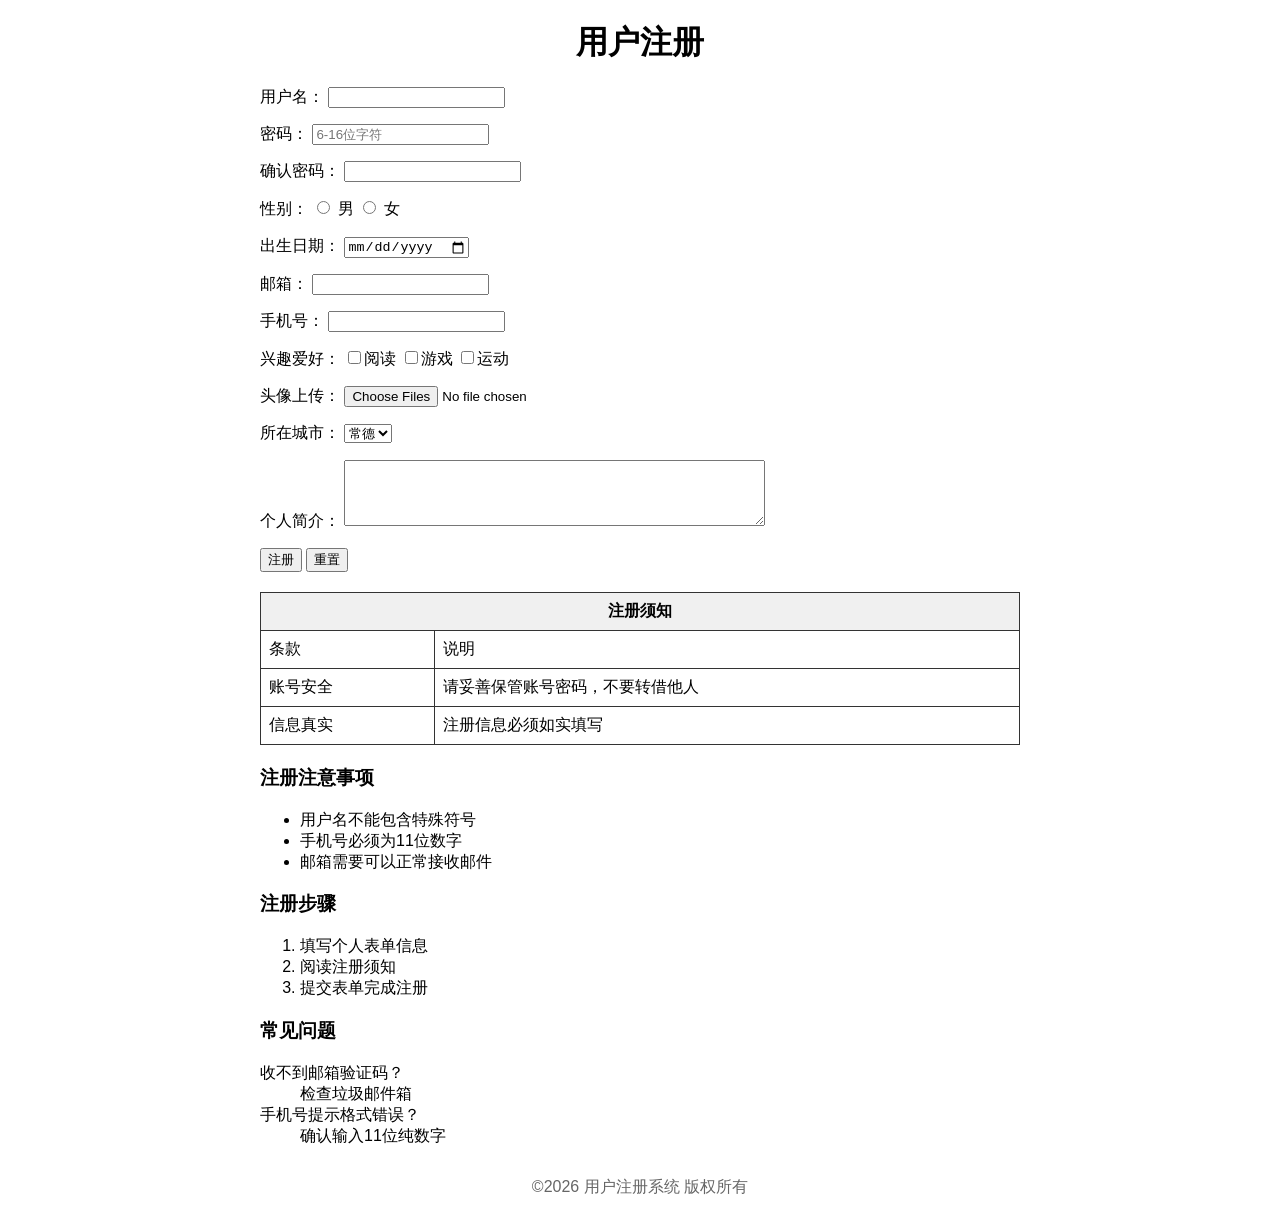
<file: register/index.html>
<!DOCTYPE html>
<html lang="zh-CN">
<head>
    <meta charset="UTF-8">
    <title>用户注册页面</title>
    <link rel="stylesheet" href="style.css">
</head>
<body>
    <!-- 语义化header -->
    <header>
        <h1>用户注册</h1>
    </header>

    <main>
        <!-- 注册表单 -->
        <form id="registerForm">
            <p>
                <label for="username">用户名：</label>
                <input type="text" name="username" id="username" required>
            </p >
            <p>
                <label for="password">密码：</label>
                <input type="password" name="password" id="password" placeholder="6-16位字符">
            </p >
            <p>
                <label for="confirmPassword">确认密码：</label>
                <input type="password" name="confirmPassword" id="confirmPassword">
            </p >
            <p>
                性别：
                <input type="radio" name="gender" id="male" value="male">
                <label for="male">男</label>
                <input type="radio" name="gender" id="female" value="female">
                <label for="female">女</label>
            </p >
            <p>
                <label for="birthday">出生日期：</label>
                <input type="date" name="birthday" id="birthday">
            </p >
            <p>
                <label for="email">邮箱：</label>
                <input type="email" name="email" id="email" required>
            </p >
            <p>
                <label for="phone">手机号：</label>
                <input type="tel" name="phone" id="phone" pattern="[0-9]{11}" required>
            </p >
            <p>
                兴趣爱好：
                <input type="checkbox" name="hobby" value="reading">阅读
                <input type="checkbox" name="hobby" value="game">游戏
                <input type="checkbox" name="hobby" value="sport">运动
            </p >
            <p>
                <label for="avatar">头像上传：</label>
                <input type="file" name="avatar" id="avatar" accept="image/*" multiple>
            </p >
            <p>
                <label for="city">所在城市：</label>
                <select name="city" id="city">
                    <option value="changde" selected>常德</option>
                    <option value="changsha">长沙</option>
                    <option value="wuhan">武汉</option>
                </select>
            </p >
            <p>
                <label for="bio">个人简介：</label>
                <textarea name="bio" id="bio" rows="4" cols="50"></textarea>
            </p >
            <p>
                <button type="submit">注册</button>
                <button type="reset">重置</button>
            </p >
        </form>

        <!-- 表格：注册须知，包含合并单元格 colspan -->
        <table>
            <thead>
                <tr>
                    <th colspan="2">注册须知</th>
                </tr>
            </thead>
            <tbody>
                <tr>
                    <td>条款</td>
                    <td>说明</td>
                </tr>
                <tr>
                    <td>账号安全</td>
                    <td>请妥善保管账号密码，不要转借他人</td>
                </tr>
                <tr>
                    <td>信息真实</td>
                    <td>注册信息必须如实填写</td>
                </tr>
            </tbody>
        </table>

        <!-- 无序列表 ul 注册注意事项 -->
        <h3>注册注意事项</h3>
        <ul>
            <li>用户名不能包含特殊符号</li>
            <li>手机号必须为11位数字</li>
            <li>邮箱需要可以正常接收邮件</li>
        </ul>
        <!-- 有序列表 ol 注册步骤 -->
        <h3>注册步骤</h3>
        <ol>
            <li>填写个人表单信息</li>
            <li>阅读注册须知</li>
            <li>提交表单完成注册</li>
        </ol>
        <!-- 定义列表 dl 常见问题 -->
        <h3>常见问题</h3>
        <dl>
            <dt>收不到邮箱验证码？</dt>
            <dd>检查垃圾邮件箱</dd>
            <dt>手机号提示格式错误？</dt>
            <dd>确认输入11位纯数字</dd>
        </dl>
    </main>

    <footer>
        <p>©2026 用户注册系统 版权所有</p >
    </footer>

    <!-- JS：表单提交，控制台打印数据 -->
    <script>
        const form = document.getElementById("registerForm");
        form.addEventListener("submit", function(e){
            e.preventDefault();
            const formData = new FormData(form);
            const dataObj = {};
            for(let pair of formData){
                dataObj[pair[0]] = pair[1];
            }
            console.log("表单收集的数据：", dataObj);
        })
    </script>
</body>
</html>
</file>
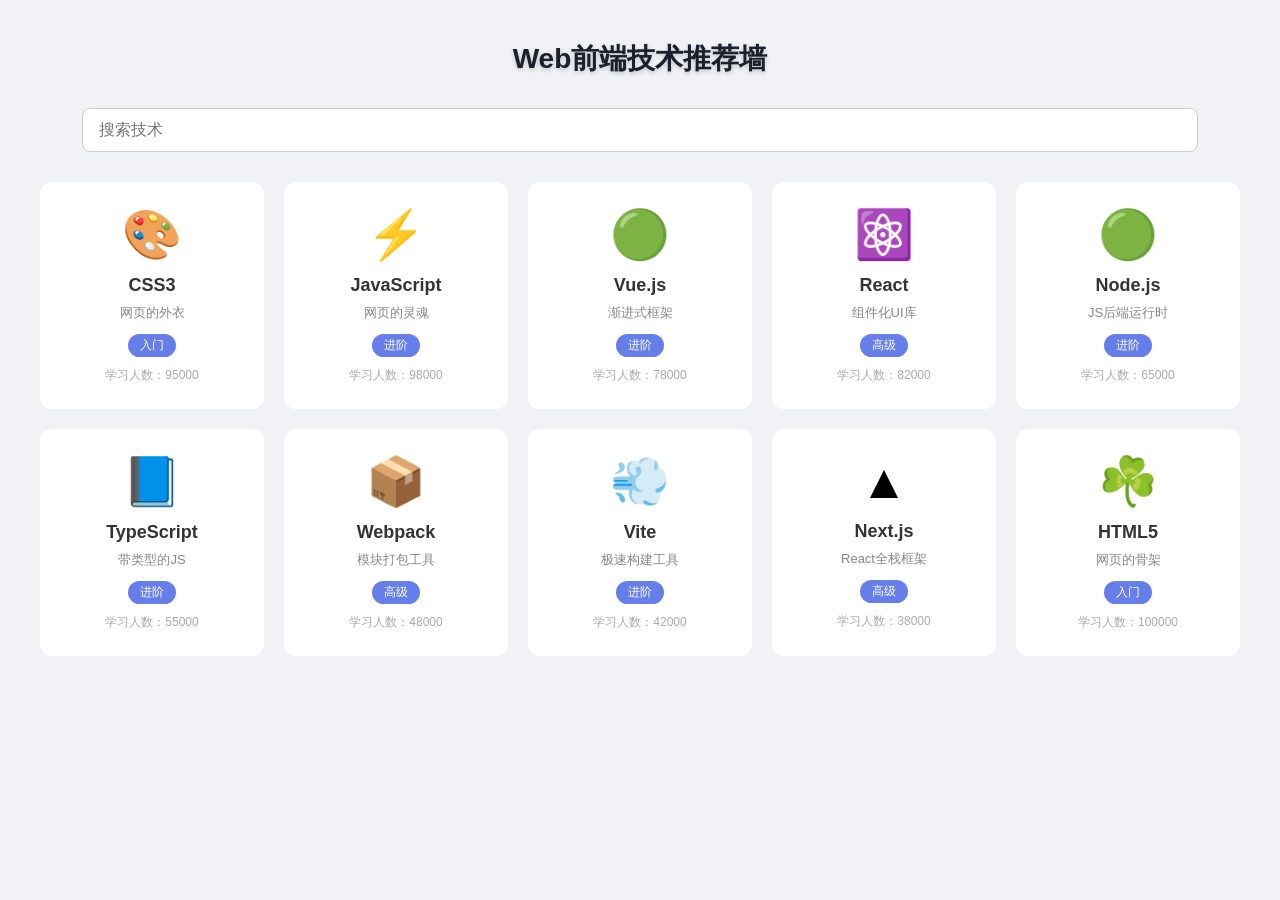
<file: 课程墙/index.html>
<!DOCTYPE html>
<html lang="zh-CN">
<head>
    <meta charset="UTF-8">
    <title>Web前端技术推荐墙</title>
    <style>
        * {
            margin: 0;
            padding: 0;
            box-sizing: border-box;
        }
        body {
            font-family: "Microsoft YaHei", sans-serif;
            background: #f0f2f5;
            min-height: 100vh;
            padding: 40px 20px;
        }
        h1 {
            text-align: center;
            color: #1a202c;
            margin-bottom: 30px;
            font-size: 28px;
            text-shadow: 0 2px 4px rgba(0,0,0,0.2);
        }
        #searchInput{
            display:block;
            width: 90%;
            max-width:1200px;
            margin:0 auto 30px;
            padding:12px 16px;
            border-radius:8px;
            border:1px solid #ccc;
            font-size:16px;
        }
        .tech-grid {
            display: grid;
            grid-template-columns: repeat(auto-fill, minmax(220px, 1fr));
            gap: 20px;
            max-width: 1200px;
            margin: 0 auto;
        }
        .tech-card {
            background: #fff;
            border-radius: 12px;
            padding: 25px 20px;
            text-align: center;
            transition: all 0.3s ease;
            cursor: pointer;
        }
        .tech-card:hover {
            transform: translateY(-8px);
            box-shadow: 0 15px 30px rgba(0,0,0,0.3);
        }
        .tech-card .icon {
            font-size: 48px;
            margin-bottom: 12px;
        }
        .tech-card h3 {
            font-size: 18px;
            color: #333;
            margin-bottom: 8px;
        }
        .tech-card .desc {
            font-size: 13px;
            color: #888;
            margin-bottom: 12px;
        }
        .tech-card .level {
            display: inline-block;
            padding: 3px 12px;
            border-radius: 12px;
            font-size: 12px;
            color: #fff;
            background: #667eea;
            margin-bottom: 10px;
        }
        .tech-card .users {
            font-size: 12px;
            color: #aaa;
        }
    </style>
</head>
<body>
    <h1>Web前端技术推荐墙</h1>
    <input id="searchInput" placeholder="搜索技术">
    <div class="tech-grid" id="techGrid"></div>

    <script>
        // 使用你图片里给的配料数据
        const technologies = [
            { icon: "🎨", name: "CSS3", desc: "网页的外衣", level: "入门", users: 95000 },
            { icon: "⚡", name: "JavaScript", desc: "网页的灵魂", level: "进阶", users: 98000 },
            { icon: "🟢", name: "Vue.js", desc: "渐进式框架", level: "进阶", users: 78000 },
            { icon: "⚛️", name: "React", desc: "组件化UI库", level: "高级", users: 82000 },
            { icon: "🟢", name: "Node.js", desc: "JS后端运行时", level: "进阶", users: 65000 },
            { icon: "📘", name: "TypeScript", desc: "带类型的JS", level: "进阶", users: 55000 },
            { icon: "📦", name: "Webpack", desc: "模块打包工具", level: "高级", users: 48000 },
            { icon: "💨", name: "Vite", desc: "极速构建工具", level: "进阶", users: 42000 },
            { icon: "▲", name: "Next.js", desc: "React全栈框架", level: "高级", users: 38000 },
            { icon: "☘️",name: "HTML5", desc: "网页的骨架", level: "入门", users: 100000 }
        ];

        const gridDom = document.getElementById('techGrid');
        const searchInput = document.getElementById('searchInput');

        //渲染函数
        function render(list){
            const htmlArr = list.map(t => {
                return `
                    <div class="tech-card">
                        <div class="icon">${t.icon}</div>
                        <h3>${t.name}</h3>
                        <p class="desc">${t.desc}</p>
                        <span class="level">${t.level}</span>
                        <p class="users">学习人数：${t.users}</p>
                    </div>
                `
            })
            gridDom.innerHTML = htmlArr.join('');
        }
        //初始渲染全部
        render(technologies);

        //搜索过滤 filter + includes
        searchInput.oninput = function(){
            let key = this.value.trim().toLowerCase();
            const filterList = technologies.filter(item=>{
                return item.name.toLowerCase().includes(key) || item.desc.includes(key);
            })
            render(filterList);
        }

        //事件委托，卡片点击alert
        gridDom.addEventListener('click',function(e){
            const card = e.target.closest('.tech-card');
            if(card){
                const title = card.querySelector('h3').innerText;
                alert(`你点击了：${title}`)
            }
        })
    </script>
</body>
</html>
</file>
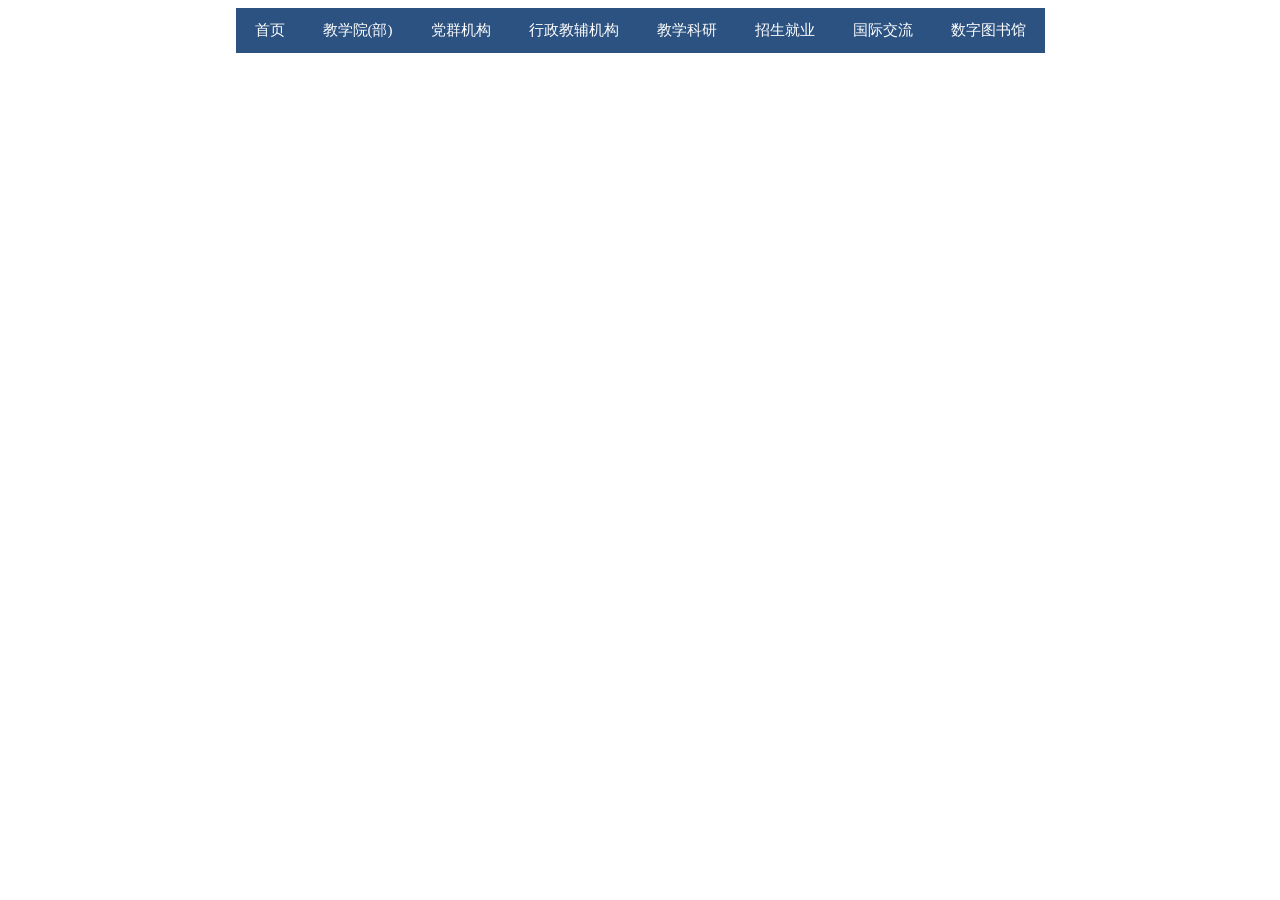
<file: experiment3-nav/一级菜单.html>
<!DOCTYPE html>
<html lang="en">
<head>
    <meta charset="UTF-8">
    <meta name="viewport" content="width=device-width, initial-scale=1.0">
    <title>一级水平导航菜单</title>
    <style>
        table{
            border-collapse: collapse;
            background-color: #2c5282;
        }
        td{
            list-style: none;
        }
        td a{
            display: inline-block;
            padding:12px 18px;
            color:#fff;
            text-decoration: none;
            font-size:15px;
        }
        td a:hover{
            background-color: #4299e1;
        }
    </style>
</head>
<body>
    <table align="center">
        <tr>           
            <td><a href="#">首页</a></td>
            <td><a href="#">教学院(部)</a></td>
            <td><a href="#">党群机构</a></td>
            <td><a href="#">行政教辅机构</a></td>
            <td><a href="#">教学科研</a></td>
            <td><a href="#">招生就业</a></td>
            <td><a href="#">国际交流</a></td>
            <td><a href="#">数字图书馆</a></td>
        </tr>
    </table>
    
</body>
</html>
</file>
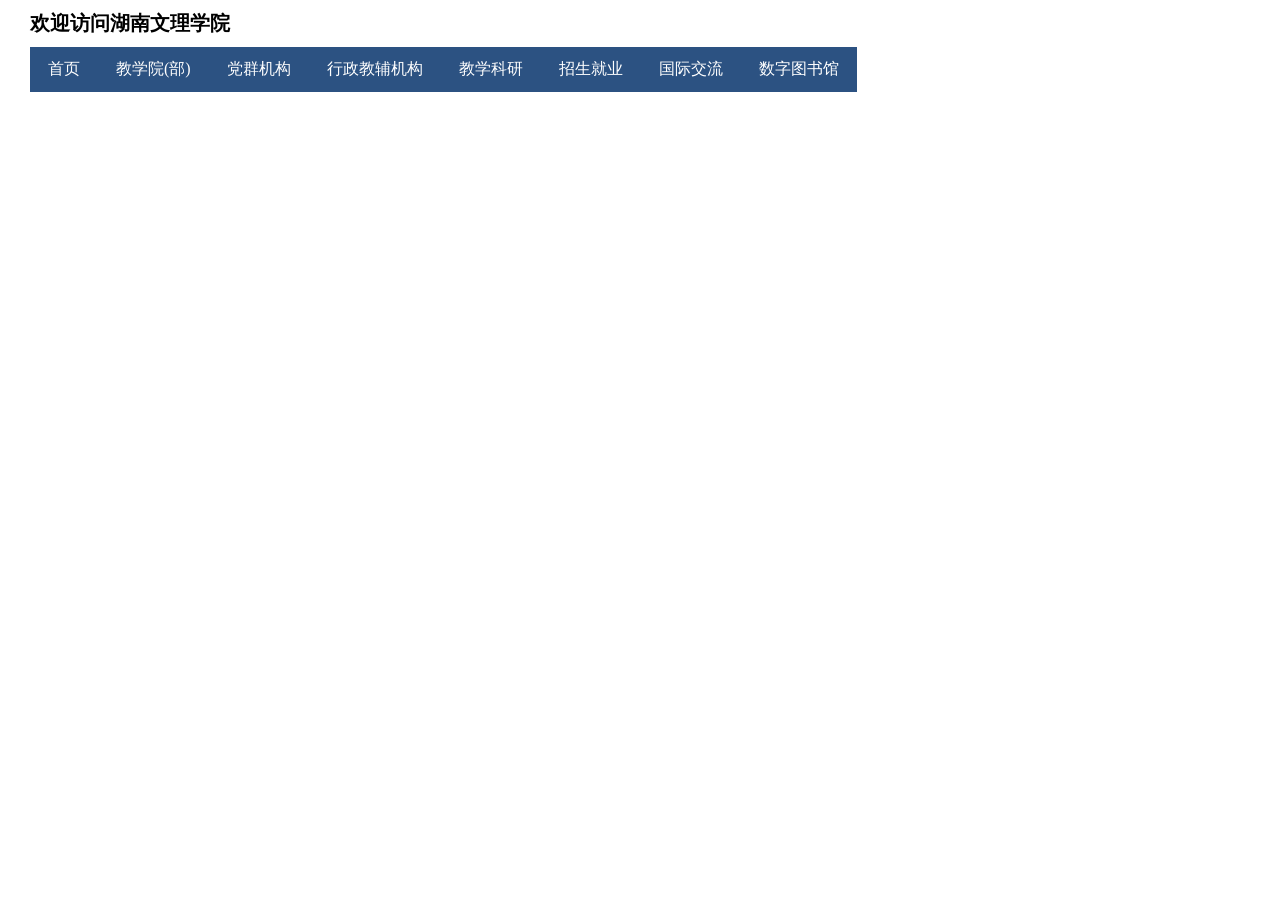
<file: experiment3-nav/二级菜单.html>
<!DOCTYPE html>
<html lang="en">
<head>
    <meta charset="UTF-8">
    <meta name="viewport" content="width=device-width, initial-scale=1.0">
    <title>二级水平导航菜单</title>
    <style>
       * {
            margin:0;
            padding:0;
            list-style: none;
        }
        body{
            background:#fff;
        }
        .logo{
            font-size:20px;
            padding:10px 30px;
            font-weight:bold;
        }
        /*一级菜单ul*/
        ul:nth-child(2){
            display:flex;
            background-color:#2c5282;
            width:fit-content;
            margin-left:30px;
        }
        ul:nth-child(2)>li{
            position:relative;
        }
        ul:nth-child(2)>li>a{
            display:block;
            padding:12px 18px;
            color:#fff;
            text-decoration:none;
        }
        ul:nth-child(2)>li>a:hover{
            background-color:#4299e1;
        }
        /*二级下拉菜单*/
        ul:nth-child(2)>li>ul{
            position:absolute;
            top:100%;
            left:0;
            background:#fff;
            border:1px solid #ccc;
            display:none;
        }
        ul:nth-child(2)>li>ul>li>a{
            display:block;
            padding:10px 18px;
            color:#333;
            text-decoration:none;
        }
        ul:nth-child(2)>li>ul>li>a:hover{
            background:#e8f0fe;
        }
        /*hover显示二级菜单*/
        ul:nth-child(2)>li:hover>ul{
            display:block;
        }
    </style>
</head>
<body>
    <ul>
        <li class="logo">欢迎访问湖南文理学院</li>
    </ul>
    <ul>         
        <li><a href="#">首页</a></li>
        <li><a href="#">教学院(部)</a>
            <ul>
                <li><a href="#">计算机与电气工程学院</a></li>
                <li><a href="#">芙蓉学院</a></li>
            </ul>
        </li>
        <li><a href="#">党群机构</a></li>        
        <li><a href="#">行政教辅机构</a></li>
        <li><a href="#">教学科研</a></li>
        <li><a href="#">招生就业</a></li>
        <li><a href="#">国际交流</a></li>
        <li><a href="#">数字图书馆</a></li>
    </ul>    
</body>
</html>
</file>
<file: register/style.css>
*{
    box-sizing: border-box;
}
body{
    font-family: "Microsoft Yahei",sans-serif;
    max-width: 800px;
    margin: 20px auto;
    padding:0 20px;
}
header{
    text-align:center;
}
table{
    border-collapse: collapse;
    width:100%;
    margin:20px 0;
}
th,td{
    border:1px solid #333;
    padding:8px;
}
th{
    background-color:#f0f0f0;
}
footer{
    margin-top:30px;
    text-align:center;
    color:#666;
}
</file>
